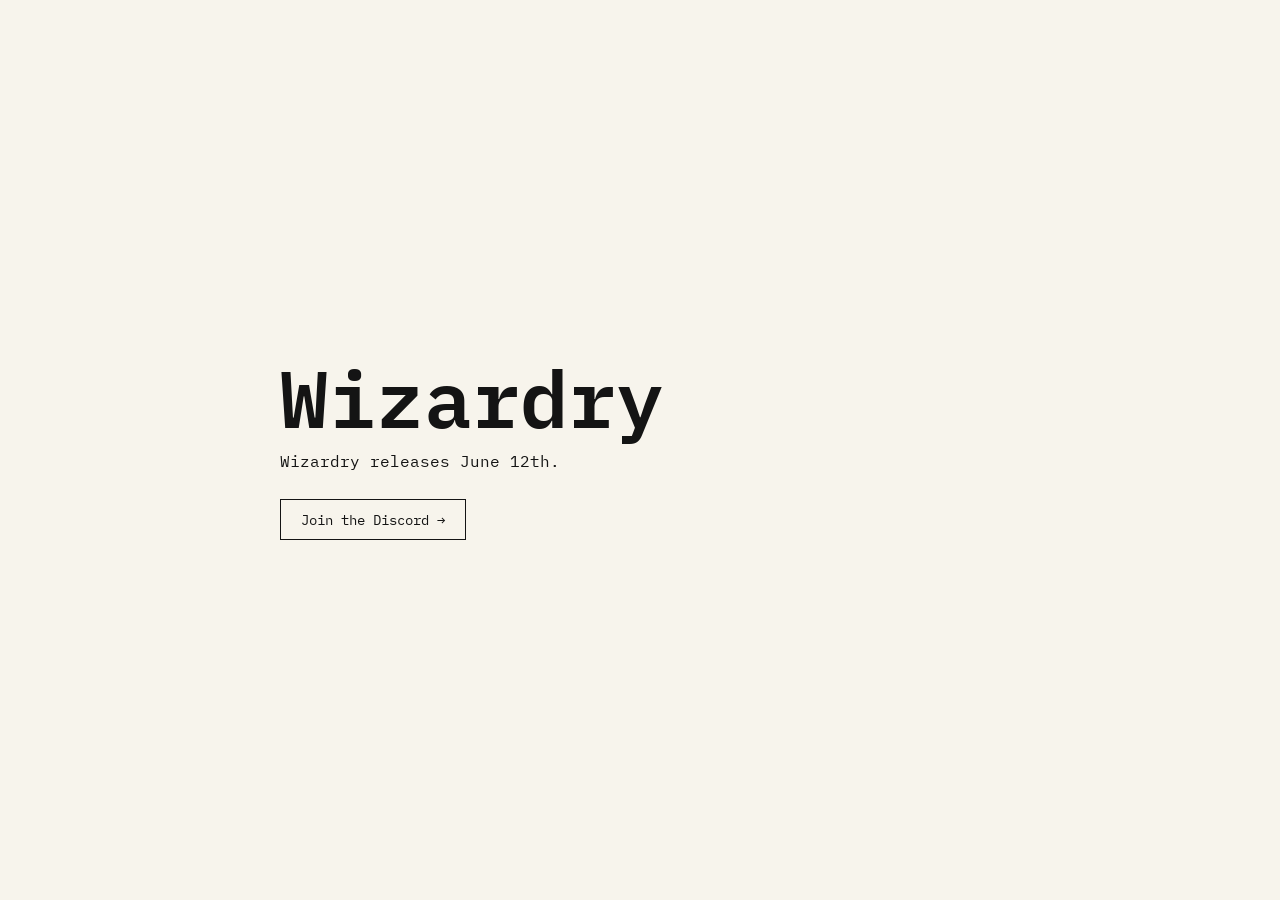
<file: index.html>
<!doctype html>
<html lang="en">
  <head>
    <meta charset="utf-8">
    <meta name="viewport" content="width=device-width, initial-scale=1">
    <title>Wizardry</title>
    <link rel="icon" href="/wizardry_lol.png" type="image/png">
    <link rel="stylesheet" href="fonts/ibm-plex-mono/css/ibm-plex-mono-default.css">
    <style>
      :root {
        color-scheme: light;
        font-family: "IBM Plex Mono", monospace;
      }
      body {
        margin: 0;
        min-height: 100vh;
        display: grid;
        place-items: center;
        background: #f7f4ec;
        color: #141414;
      }
      main {
        width: min(720px, calc(100% - 48px));
      }
      h1 {
        margin: 0 0 12px;
        font-size: clamp(2rem, 8vw, 5rem);
        font-weight: 600;
        line-height: 0.95;
      }
      p {
        margin: 0;
        max-width: 52ch;
        font-size: 1rem;
        line-height: 1.7;
      }
      a.discord {
        display: inline-block;
        margin-top: 24px;
        padding: 10px 20px;
        border: 1.5px solid #141414;
        color: #141414;
        text-decoration: none;
        font-size: 0.9rem;
        font-family: "IBM Plex Mono", monospace;
        transition: background 0.15s, color 0.15s;
      }
      a.discord:hover {
        background: #141414;
        color: #f7f4ec;
      }
    </style>
  </head>
  <body>
    <main>
      <h1>Wizardry</h1>
      <p>Wizardry releases June 12th.</p>
      <a class="discord" href="https://discord.gg/pTKuVPnqE3" target="_blank">Join the Discord →</a>
    </main>
  </body>
</html>
</file>
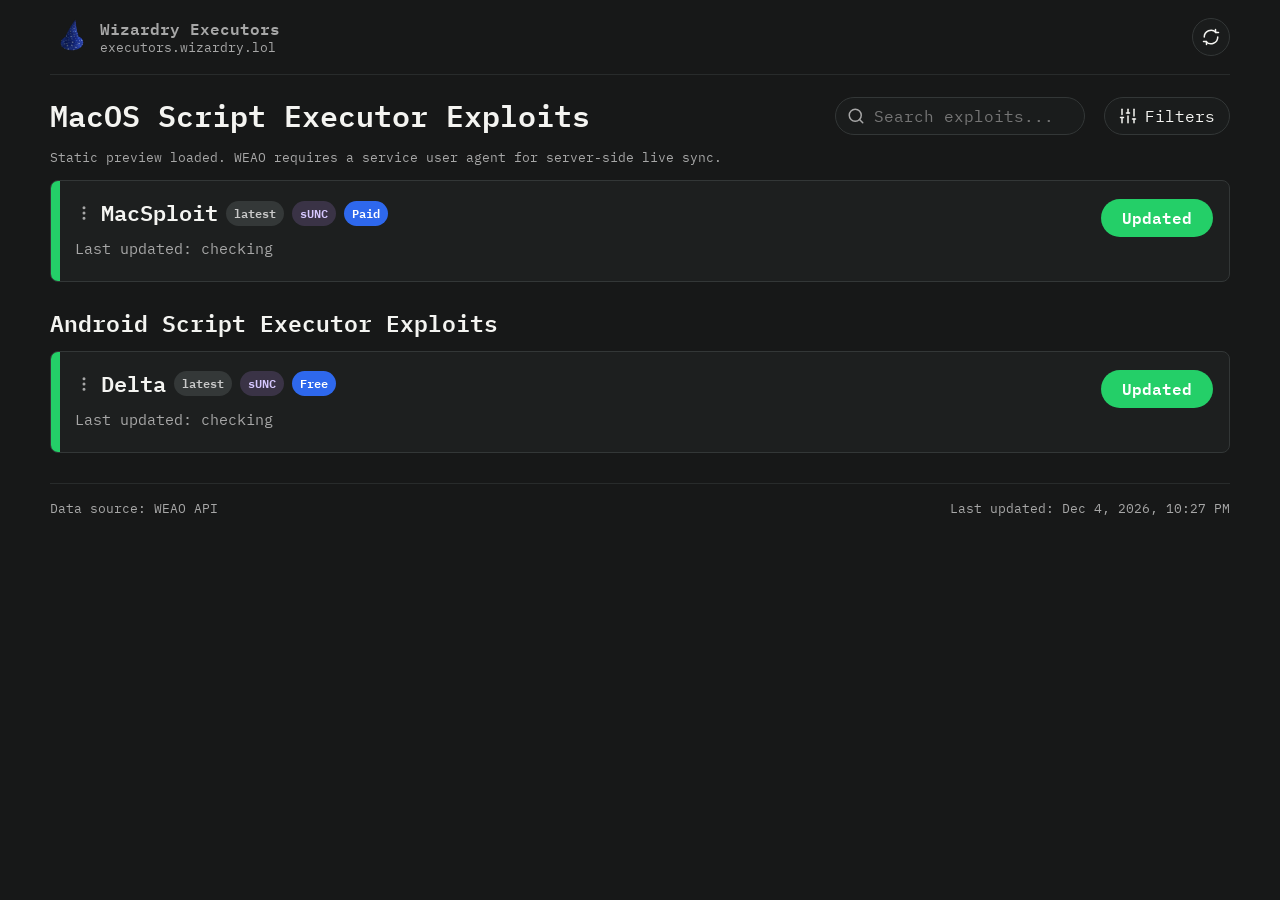
<file: executors/index.html>
<!doctype html>
<html lang="en">
  <head>
    <meta charset="utf-8">
    <meta name="viewport" content="width=device-width, initial-scale=1">
    <title>Executors | Wizardry</title>
    <link rel="stylesheet" href="fonts/ibm-plex-mono/css/ibm-plex-mono-default.css">
    <style>
      :root {
        color-scheme: dark;
        font-family: "IBM Plex Mono", monospace;
        --bg: #171818;
        --panel: #1d1f1f;
        --panel-hover: #232626;
        --line: #333737;
        --text: #f4f4f1;
        --muted: #a7a7a7;
        --pill: #343838;
        --green: #24cf68;
        --red: #ff4248;
        --blue: #2e68ed;
        --purple: #3a3346;
      }

      * {
        box-sizing: border-box;
      }

      body {
        margin: 0;
        min-height: 100vh;
        background: var(--bg);
        color: var(--text);
      }

      button,
      input {
        font: inherit;
      }

      a {
        color: inherit;
      }

      .shell {
        width: min(1180px, calc(100% - 20px));
        margin: 0 auto;
        padding: 18px 0 34px;
      }

      header {
        display: flex;
        align-items: center;
        justify-content: space-between;
        gap: 16px;
        padding-bottom: 18px;
        border-bottom: 1px solid #282b2b;
      }

      .brand {
        display: flex;
        align-items: center;
        gap: 12px;
        text-decoration: none;
        min-width: 0;
      }

      .brand img {
        width: 38px;
        height: 38px;
        object-fit: contain;
      }

      .brand strong {
        display: block;
        font-size: 1rem;
      }

      .brand span,
      .status-line,
      .fine {
        color: var(--muted);
        font-size: 0.82rem;
      }

      .top-actions,
      .toolbar {
        display: flex;
        align-items: center;
        gap: 10px;
      }

      .toolbar {
        justify-content: flex-end;
      }

      .search-wrap {
        position: relative;
      }

      .search-wrap svg {
        position: absolute;
        left: 12px;
        top: 50%;
        transform: translateY(-50%);
        color: var(--muted);
      }

      .search {
        width: min(100%, 250px);
        min-height: 38px;
        border: 1px solid var(--line);
        border-radius: 999px;
        background: #1a1c1c;
        color: var(--text);
        outline: none;
        padding: 0 14px 0 38px;
      }

      .search:focus {
        border-color: #6a6f6f;
      }

      .icon-button,
      .filter-button,
      .link-action {
        border: 1px solid var(--line);
        border-radius: 999px;
        background: #1a1c1c;
        color: var(--text);
      }

      .icon-button {
        width: 38px;
        min-height: 38px;
        display: grid;
        place-items: center;
        cursor: pointer;
      }

      .filter-button {
        min-height: 38px;
        display: inline-flex;
        align-items: center;
        gap: 8px;
        padding: 0 14px;
      }

      main {
        display: grid;
        gap: 28px;
        padding-top: 22px;
      }

      .section {
        display: grid;
        gap: 14px;
      }

      .section-head {
        display: flex;
        align-items: center;
        justify-content: space-between;
        gap: 14px;
      }

      h1,
      h2 {
        margin: 0;
        font-weight: 600;
        line-height: 1.15;
        letter-spacing: 0;
      }

      h1 {
        font-size: clamp(1.35rem, 3vw, 1.9rem);
      }

      h2 {
        font-size: clamp(1.15rem, 2.2vw, 1.45rem);
      }

      .list {
        display: grid;
        gap: 15px;
      }

      .executor-row {
        position: relative;
        border: 1px solid var(--line);
        border-radius: 8px;
        background: var(--panel);
        overflow: hidden;
      }

      .executor-row::before {
        content: "";
        position: absolute;
        inset: 0 auto 0 0;
        width: 9px;
        background: var(--green);
      }

      .executor-row.not-updated::before {
        background: var(--red);
      }

      .executor-summary {
        min-height: 100px;
        display: grid;
        grid-template-columns: 1fr auto;
        align-items: start;
        gap: 18px;
        padding: 18px 16px 18px 24px;
        list-style: none;
        cursor: pointer;
      }

      .executor-summary::-webkit-details-marker {
        display: none;
      }

      .executor-summary:hover,
      .executor-row[open] .executor-summary {
        background: var(--panel-hover);
      }

      .executor-main {
        min-width: 0;
      }

      .title-line {
        display: flex;
        align-items: center;
        flex-wrap: wrap;
        gap: 8px;
      }

      .dots {
        color: var(--muted);
        flex: 0 0 auto;
      }

      .name {
        font-size: clamp(1.05rem, 2.2vw, 1.35rem);
        font-weight: 600;
        overflow-wrap: anywhere;
      }

      .updated-text {
        margin-top: 10px;
        color: var(--muted);
        font-size: 0.96rem;
        line-height: 1.5;
      }

      .pill {
        min-height: 25px;
        display: inline-flex;
        align-items: center;
        border-radius: 999px;
        background: var(--pill);
        color: #c9c9c9;
        font-size: 0.74rem;
        font-weight: 600;
        padding: 0 8px;
        white-space: nowrap;
      }

      .pill.sunc {
        background: var(--purple);
        color: #d7c8ff;
      }

      .pill.price {
        background: var(--blue);
        color: #fff;
      }

      .state {
        min-width: 112px;
        border-radius: 999px;
        background: var(--green);
        color: #fff;
        font-weight: 600;
        text-align: center;
        padding: 9px 12px;
        white-space: nowrap;
      }

      .state.not-updated {
        background: var(--red);
      }

      .executor-panel {
        display: grid;
        grid-template-columns: repeat(3, minmax(0, 1fr));
        gap: 10px;
        padding: 0 16px 16px 24px;
      }

      .link-action {
        min-height: 40px;
        display: inline-flex;
        align-items: center;
        justify-content: center;
        border-radius: 7px;
        text-decoration: none;
        padding: 0 12px;
        text-align: center;
      }

      .link-action:hover {
        background: #252929;
        border-color: #555b5b;
      }

      .link-action.muted {
        color: var(--muted);
        pointer-events: none;
      }

      .empty {
        border: 1px dashed var(--line);
        border-radius: 8px;
        color: var(--muted);
        padding: 26px;
        text-align: center;
      }

      footer {
        display: flex;
        justify-content: space-between;
        gap: 16px;
        margin-top: 30px;
        padding-top: 16px;
        border-top: 1px solid #282b2b;
      }

      svg {
        width: 18px;
        height: 18px;
        stroke: currentColor;
        stroke-width: 2;
        stroke-linecap: round;
        stroke-linejoin: round;
        fill: none;
      }

      @media (max-width: 720px) {
        header,
        .section-head,
        footer {
          display: grid;
          align-items: stretch;
        }

        .toolbar {
          justify-content: stretch;
        }

        .search-wrap,
        .search {
          width: 100%;
        }

        .executor-summary {
          grid-template-columns: 1fr;
        }

        .state {
          width: max-content;
        }

        .executor-panel {
          grid-template-columns: 1fr;
        }
      }
    </style>
  </head>
  <body>
    <div class="shell">
      <header>
        <a class="brand" href="/" aria-label="Wizardry home">
          <img src="assets/wizardry.lol.png" alt="">
          <span>
            <strong>Wizardry Executors</strong>
            <span>executors.wizardry.lol</span>
          </span>
        </a>
        <div class="top-actions">
          <button class="icon-button" id="refresh" type="button" title="Refresh" aria-label="Refresh">
            <svg viewBox="0 0 24 24" aria-hidden="true"><path d="M21 12a9 9 0 0 1-15.5 6.2"></path><path d="M3 12A9 9 0 0 1 18.5 5.8"></path><path d="M18 2v4h4"></path><path d="M6 22v-4H2"></path></svg>
          </button>
        </div>
      </header>

      <main id="sections">
        <section class="section">
          <div class="section-head">
            <h1>Windows Script Executor Exploits</h1>
            <div class="toolbar">
              <label class="search-wrap">
                <svg viewBox="0 0 24 24" aria-hidden="true"><path d="m21 21-4.3-4.3"></path><circle cx="11" cy="11" r="8"></circle></svg>
                <input class="search" id="search" type="search" autocomplete="off" placeholder="Search exploits...">
              </label>
              <button class="filter-button" type="button">
                <svg viewBox="0 0 24 24" aria-hidden="true"><path d="M4 21v-7"></path><path d="M4 10V3"></path><path d="M12 21v-9"></path><path d="M12 8V3"></path><path d="M20 21v-5"></path><path d="M20 12V3"></path><path d="M2 14h4"></path><path d="M10 8h4"></path><path d="M18 16h4"></path></svg>
                Filters
              </button>
            </div>
          </div>
          <div class="status-line" id="status">Loading WEAO status...</div>
          <div class="list" id="initial-list"></div>
        </section>
      </main>

      <footer>
        <span class="fine">Data source: WEAO API</span>
        <span class="fine" id="updated">Last updated: pending</span>
      </footer>
    </div>

    <script>
      const API_URL = "https://weao.xyz/api/status/exploits";
      const PURCHASE_URL = "https://bloxproducts.com/?affiliate_key=n";
      const FALLBACK_EXECUTORS = [
        { title: "Volt", platform: "Windows", extype: "wexecutor", updateStatus: true, version: "1.2.17.6", updatedDate: "05/16/2026 at 9:42 PM UTC", cost: "$5.99 Weekly", websitelink: "https://voltbz.net/", discordlink: "https://discord.com/invite/voltbz", purchaselink: "https://bloxproducts.com/?affiliate_key=weao#Volt", suncPercentage: 98, index: 1 },
        { title: "Potassium", platform: "Windows", extype: "wexecutor", updateStatus: true, version: "2.1.6", updatedDate: "05/14/2026 at 4:14 PM UTC", cost: "$22.99 Lifetime", websitelink: "https://www.potassium.pro/", discordlink: "https://discord.com/invite/potassium", purchaselink: "https://bloxproducts.com/?affiliate_key=weao#Potassium", suncPercentage: 100, index: 2 },
        { title: "Wave", platform: "Windows", extype: "wexecutor", updateStatus: true, version: "NEW-1.2.7", updatedDate: "05/15/2026 at 1:08 AM UTC", cost: "$5.99 Weekly", websitelink: "https://getwave.gg", discordlink: "https://discord.gg/getwave", purchaselink: "https://bloxproducts.com/?affiliate_key=weao#Wave", suncPercentage: 100, index: 3 },
        { title: "Synapse Z", platform: "Windows", extype: "wexecutor", updateStatus: true, version: "1.0.2.1", updatedDate: "05/13/2026 at 8:29 PM UTC", cost: "$3.99 Weekly", websitelink: "https://z.synapse.do", discordlink: "https://discord.gg/synz", purchaselink: "https://robloxcheatz.com/product?id=synapsez&ref=weao", suncPercentage: 98, index: 4 },
        { title: "Seliware", platform: "Windows", extype: "wexecutor", updateStatus: false, version: "2.4.7", updatedDate: "05/04/2026 at 12:17 PM UTC", cost: "$3.99 Weekly", websitelink: "https://seliware.com", discordlink: "https://discord.com/invite/nzEggEE9vx", purchaselink: "https://robloxcheatz.com/product?id=51c9587f-4794-46ef-b6bf-2bd9f13c17d2&ref=weao", suncPercentage: 100, index: 5 },
        { title: "MacSploit", platform: "MacOS", extype: "mexecutor", updateStatus: true, version: "latest", updatedDate: "checking", cost: "Paid", websitelink: "https://www.raptor.fun/", discordlink: "https://discord.gg/macsploit", purchaselink: "https://bloxproducts.com/?affiliate_key=weao#MacSploit", suncPercentage: 88, index: 20 },
        { title: "Delta", platform: "Android", extype: "mexecutor", updateStatus: true, version: "latest", updatedDate: "checking", cost: "Free", websitelink: "https://deltaexploits.gg", discordlink: "https://discord.gg/deltaex", purchaselink: "https://bloxproducts.com/?affiliate_key=weao#Delta", suncPercentage: 82, index: 30 }
      ];

      const state = {
        items: [],
        query: "",
        fallback: false
      };

      const sections = document.querySelector("#sections");
      const statusLine = document.querySelector("#status");
      const updated = document.querySelector("#updated");
      const search = document.querySelector("#search");
      const refresh = document.querySelector("#refresh");

      const platformLabels = {
        windows: "Windows",
        macos: "MacOS",
        android: "Android",
        ios: "iOS"
      };
      const platformRank = {
        windows: 0,
        macos: 1,
        android: 2,
        ios: 3
      };
      const categoryRank = {
        executor: 0,
        external: 1
      };
      const ONE_MONTH_MS = 30 * 24 * 60 * 60 * 1000;

      function normalizePlatform(value) {
        const platform = String(value || "").toLowerCase();
        if (platform.includes("win")) return "windows";
        if (platform.includes("mac")) return "macos";
        if (platform.includes("android")) return "android";
        if (platform.includes("ios")) return "ios";
        return "other";
      }

      function normalizeCategory(value) {
        const type = String(value || "").toLowerCase();
        return type.includes("external") ? "external" : "executor";
      }

      function parseUpdatedDate(value) {
        const cleaned = String(value || "")
          .replace(/\bat\b/i, "")
          .replace(/\s+UTC$/i, " UTC")
          .trim();
        const timestamp = Date.parse(cleaned);
        return Number.isNaN(timestamp) ? null : timestamp;
      }

      function normalizeItem(item) {
        const data = item.properties ? { ...item, ...item.properties } : item;
        const name = data.title || data.name || "Unknown";
        const updatedStatus = data.updateStatus === true || data.updated === true;
        const notUpdated = data.updateStatus === false || data.updated === false;
        const updatedAt = parseUpdatedDate(data.updatedDate || data.lastUpdated);

        return {
          name,
          platform: normalizePlatform(data.platform || data.os || data.device),
          category: normalizeCategory(data.extype || data.type),
          updateStatus: updatedStatus,
          hasKnownStatus: updatedStatus || notUpdated,
          updatedAt,
          version: data.version || data.rbxversion || data.robloxVersion || "unknown",
          updatedDate: data.updatedDate || data.lastUpdated || "unknown",
          cost: data.cost || data.payment || data.price || (data.free ? "Free" : "Unknown"),
          website: data.websitelink || data.website || "",
          discord: data.discordlink || data.discord || "",
          index: Number.isFinite(Number(data.index)) ? Number(data.index) : 999,
          sunc: data.suncPercentage || data.suncPercentage === 0 ? `${Number(data.suncPercentage)}%` : ""
        };
      }

      function normalizePayload(payload) {
        const list = Array.isArray(payload)
          ? payload
          : Array.isArray(payload.exploits)
            ? payload.exploits
            : Array.isArray(payload.data)
              ? payload.data
              : [];

        const cutoff = Date.now() - ONE_MONTH_MS;

        return list
          .map(normalizeItem)
          .filter((item) => item.name !== "Unknown" && item.hasKnownStatus && item.platform !== "other" && (item.updatedAt === null ? item.updateStatus : item.updatedAt >= cutoff))
          .sort((a, b) =>
            categoryRank[a.category] - categoryRank[b.category] ||
            platformRank[a.platform] - platformRank[b.platform] ||
            Number(b.updateStatus) - Number(a.updateStatus) ||
            a.index - b.index ||
            a.name.localeCompare(b.name)
          );
      }

      async function loadExecutors() {
        statusLine.textContent = "Loading WEAO status...";
        try {
          const response = await fetch(API_URL, { cache: "no-store" });
          if (!response.ok) throw new Error(`WEAO returned ${response.status}`);

          const payload = await response.json();
          const items = normalizePayload(payload);
          if (!items.length) throw new Error("WEAO returned an empty executor list");

          state.items = items;
          state.fallback = false;
          statusLine.textContent = "Live WEAO status loaded.";
        } catch (error) {
          state.items = normalizePayload(FALLBACK_EXECUTORS);
          state.fallback = true;
          statusLine.textContent = "Static preview loaded. WEAO requires a service user agent for server-side live sync.";
        }

        updated.textContent = `Last updated: ${new Date().toLocaleString([], { dateStyle: "medium", timeStyle: "short" })}`;
        render();
      }

      function filteredItems() {
        return state.items.filter((item) => item.name.toLowerCase().includes(state.query));
      }

      function sectionTitle(category, platform) {
        const kind = category === "external" ? "External" : "Script Executor";
        return `${platformLabels[platform] || platform} ${kind} Exploits`;
      }

      function groupItems(items) {
        const groups = new Map();
        for (const item of items) {
          const key = `${item.category}:${item.platform}`;
          if (!groups.has(key)) groups.set(key, []);
          groups.get(key).push(item);
        }
        return [...groups.entries()].sort(([aKey], [bKey]) => {
          const [aCategory, aPlatform] = aKey.split(":");
          const [bCategory, bPlatform] = bKey.split(":");
          return categoryRank[aCategory] - categoryRank[bCategory] || platformRank[aPlatform] - platformRank[bPlatform];
        });
      }

      function badge(value, className = "") {
        if (!value || value === "Unknown") return "";
        return `<span class="pill ${className}">${escapeHtml(value)}</span>`;
      }

      function linkAction(href, label) {
        if (!href) return `<span class="link-action muted">${label} soon</span>`;
        const url = href;
        return `<a class="link-action" href="${escapeAttribute(url)}" rel="noreferrer" target="_blank">${label}</a>`;
      }

      function itemTemplate(item) {
        const statusText = item.updateStatus ? "Updated" : "Not Updated";
        const stateClass = item.updateStatus ? "" : "not-updated";

        return `
          <details class="executor-row ${stateClass}">
            <summary class="executor-summary">
              <div class="executor-main">
                <div class="title-line">
                  <svg class="dots" viewBox="0 0 24 24" aria-hidden="true"><circle cx="12" cy="5" r="1"></circle><circle cx="12" cy="12" r="1"></circle><circle cx="12" cy="19" r="1"></circle></svg>
                  <span class="name">${escapeHtml(item.name)}</span>
                  ${badge(item.version)}
                  ${item.sunc ? badge("sUNC", "sunc") : ""}
                  ${badge(item.cost, "price")}
                </div>
                <div class="updated-text">Last updated: ${escapeHtml(item.updatedDate)}</div>
              </div>
              <span class="state ${stateClass}">${statusText}</span>
            </summary>
            <div class="executor-panel">
              ${linkAction(PURCHASE_URL, "Purchase")}
              ${linkAction(item.website, "Website")}
              ${linkAction(item.discord, "Discord")}
            </div>
          </details>
        `;
      }

      function render() {
        const items = filteredItems();
        const grouped = groupItems(items);
        const firstGroup = grouped.shift();

        if (!firstGroup) {
          sections.innerHTML = `
            <section class="section">
              <div class="section-head">
                <h1>Windows Script Executor Exploits</h1>
                <div class="toolbar">
                  <label class="search-wrap">
                    <svg viewBox="0 0 24 24" aria-hidden="true"><path d="m21 21-4.3-4.3"></path><circle cx="11" cy="11" r="8"></circle></svg>
                    <input class="search" id="search" type="search" autocomplete="off" placeholder="Search exploits..." value="${escapeAttribute(state.query)}">
                  </label>
                </div>
              </div>
              <div class="empty">No exploits match this search.</div>
            </section>
          `;
          document.querySelector("#search").addEventListener("input", handleSearch);
          return;
        }

        const [firstKey, firstItems] = firstGroup;
        const [firstCategory, firstPlatform] = firstKey.split(":");
        const searchValue = escapeAttribute(state.query);
        sections.innerHTML = `
          <section class="section">
            <div class="section-head">
              <h1>${escapeHtml(sectionTitle(firstCategory, firstPlatform))}</h1>
              <div class="toolbar">
                <label class="search-wrap">
                  <svg viewBox="0 0 24 24" aria-hidden="true"><path d="m21 21-4.3-4.3"></path><circle cx="11" cy="11" r="8"></circle></svg>
                  <input class="search" id="search" type="search" autocomplete="off" placeholder="Search exploits..." value="${searchValue}">
                </label>
                <button class="filter-button" type="button">
                  <svg viewBox="0 0 24 24" aria-hidden="true"><path d="M4 21v-7"></path><path d="M4 10V3"></path><path d="M12 21v-9"></path><path d="M12 8V3"></path><path d="M20 21v-5"></path><path d="M20 12V3"></path><path d="M2 14h4"></path><path d="M10 8h4"></path><path d="M18 16h4"></path></svg>
                  Filters
                </button>
              </div>
            </div>
            <div class="status-line" id="status">${state.fallback ? "Static preview loaded. WEAO requires a service user agent for server-side live sync." : `${items.length} exploit${items.length === 1 ? "" : "s"} visible.`}</div>
            <div class="list">${firstItems.map(itemTemplate).join("")}</div>
          </section>
          ${grouped.map(([key, group]) => {
            const [category, platform] = key.split(":");
            return `
              <section class="section">
                <div class="section-head">
                  <h2>${escapeHtml(sectionTitle(category, platform))}</h2>
                </div>
                <div class="list">${group.map(itemTemplate).join("")}</div>
              </section>
            `;
          }).join("")}
        `;

        document.querySelector("#search").addEventListener("input", handleSearch);
      }

      function handleSearch(event) {
        state.query = event.target.value.trim().toLowerCase();
        render();
        const nextSearch = document.querySelector("#search");
        nextSearch.focus();
        nextSearch.setSelectionRange(nextSearch.value.length, nextSearch.value.length);
      }

      function escapeAttribute(value) {
        return escapeHtml(value).replace(/`/g, "&#096;");
      }

      function escapeHtml(value) {
        return String(value).replace(/[&<>"']/g, (char) => ({
          "&": "&amp;",
          "<": "&lt;",
          ">": "&gt;",
          "\"": "&quot;",
          "'": "&#039;"
        }[char]));
      }

      search.addEventListener("input", handleSearch);
      refresh.addEventListener("click", loadExecutors);
      loadExecutors();
    </script>
  </body>
</html>
</file>
<file: fonts/ibm-plex-mono/css/ibm-plex-mono-default.css>
@font-face {
  font-family: "IBM Plex Mono";
  font-style: normal;
  font-weight: 400;
  font-display: swap;
  src: url("../fonts/complete/woff2/IBMPlexMono-Regular.woff2") format("woff2");
}

@font-face {
  font-family: "IBM Plex Mono";
  font-style: normal;
  font-weight: 600;
  font-display: swap;
  src: url("../fonts/complete/woff2/IBMPlexMono-SemiBold.woff2") format("woff2");
}
</file>
<file: executors/fonts/ibm-plex-mono/css/ibm-plex-mono-default.css>
@font-face {
  font-family: "IBM Plex Mono";
  font-style: normal;
  font-weight: 400;
  font-display: swap;
  src: url("../fonts/complete/woff2/IBMPlexMono-Regular.woff2") format("woff2");
}

@font-face {
  font-family: "IBM Plex Mono";
  font-style: normal;
  font-weight: 600;
  font-display: swap;
  src: url("../fonts/complete/woff2/IBMPlexMono-SemiBold.woff2") format("woff2");
}
</file>
